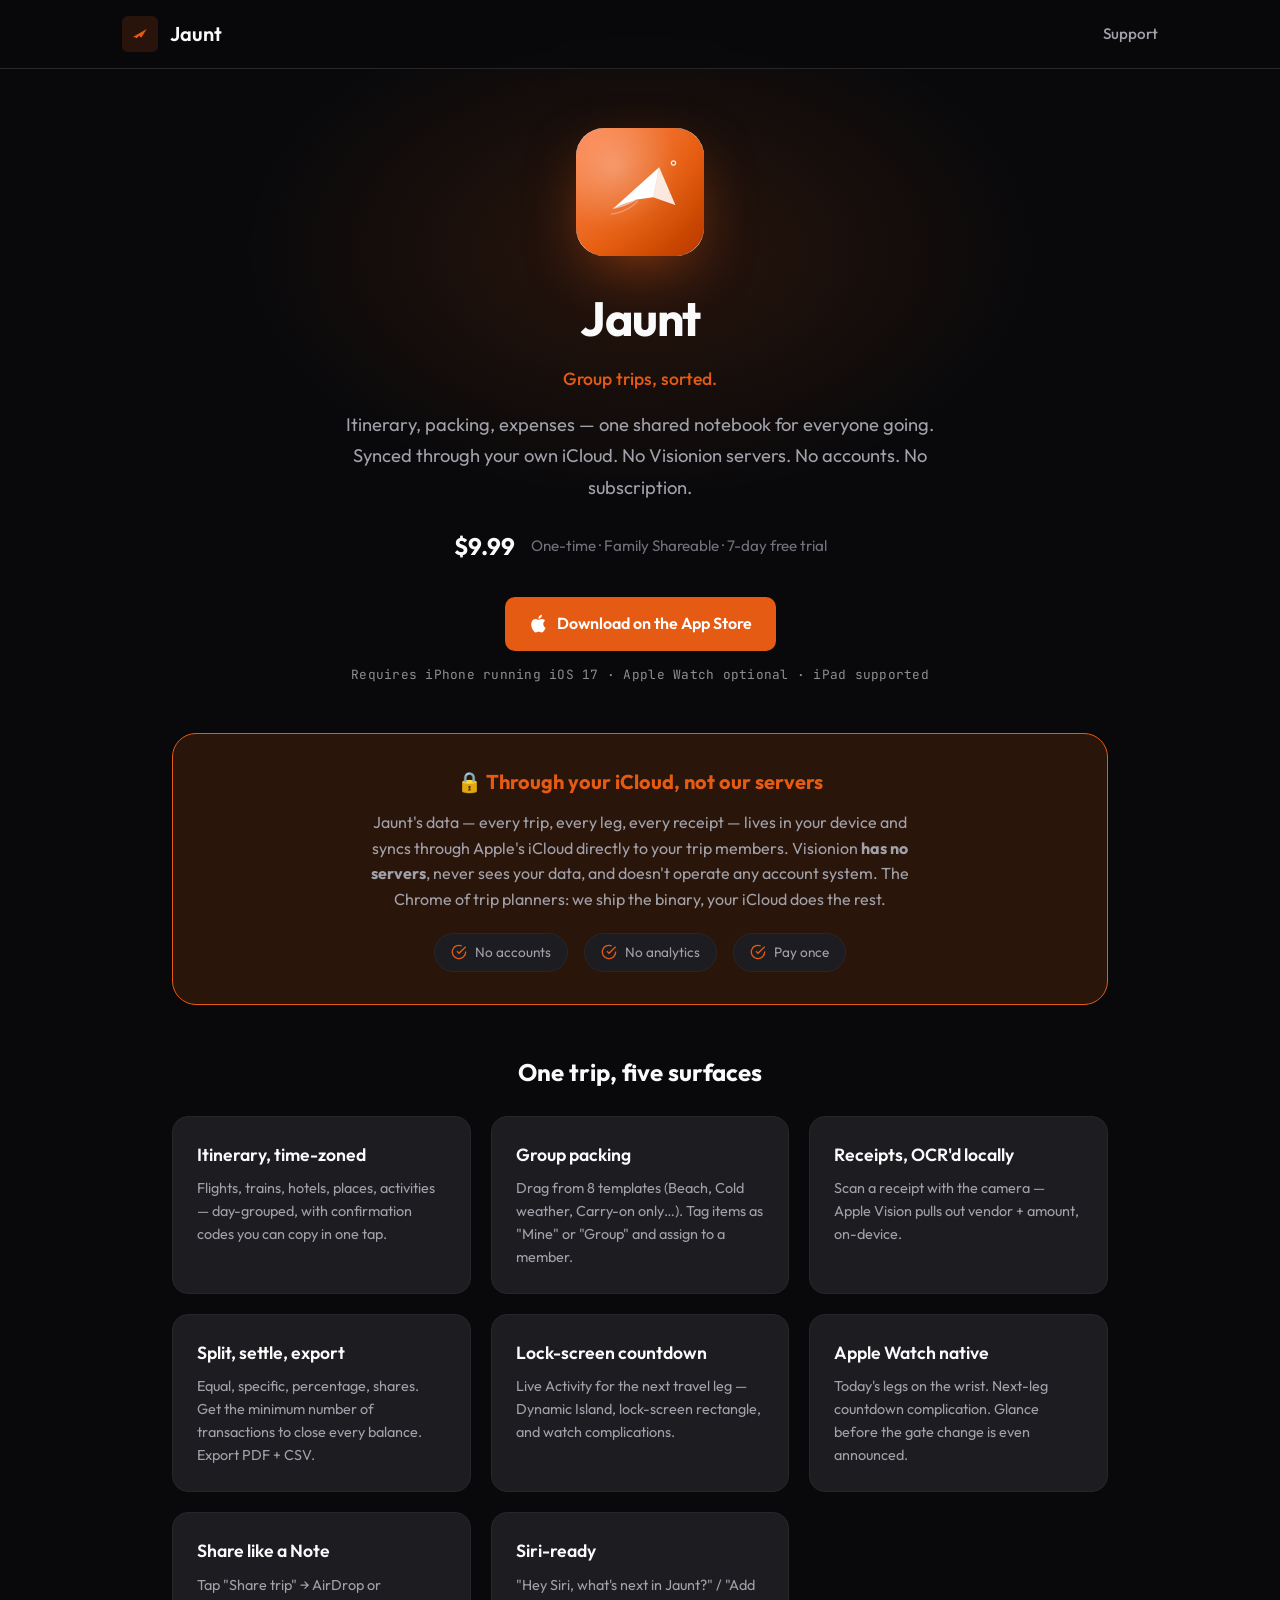
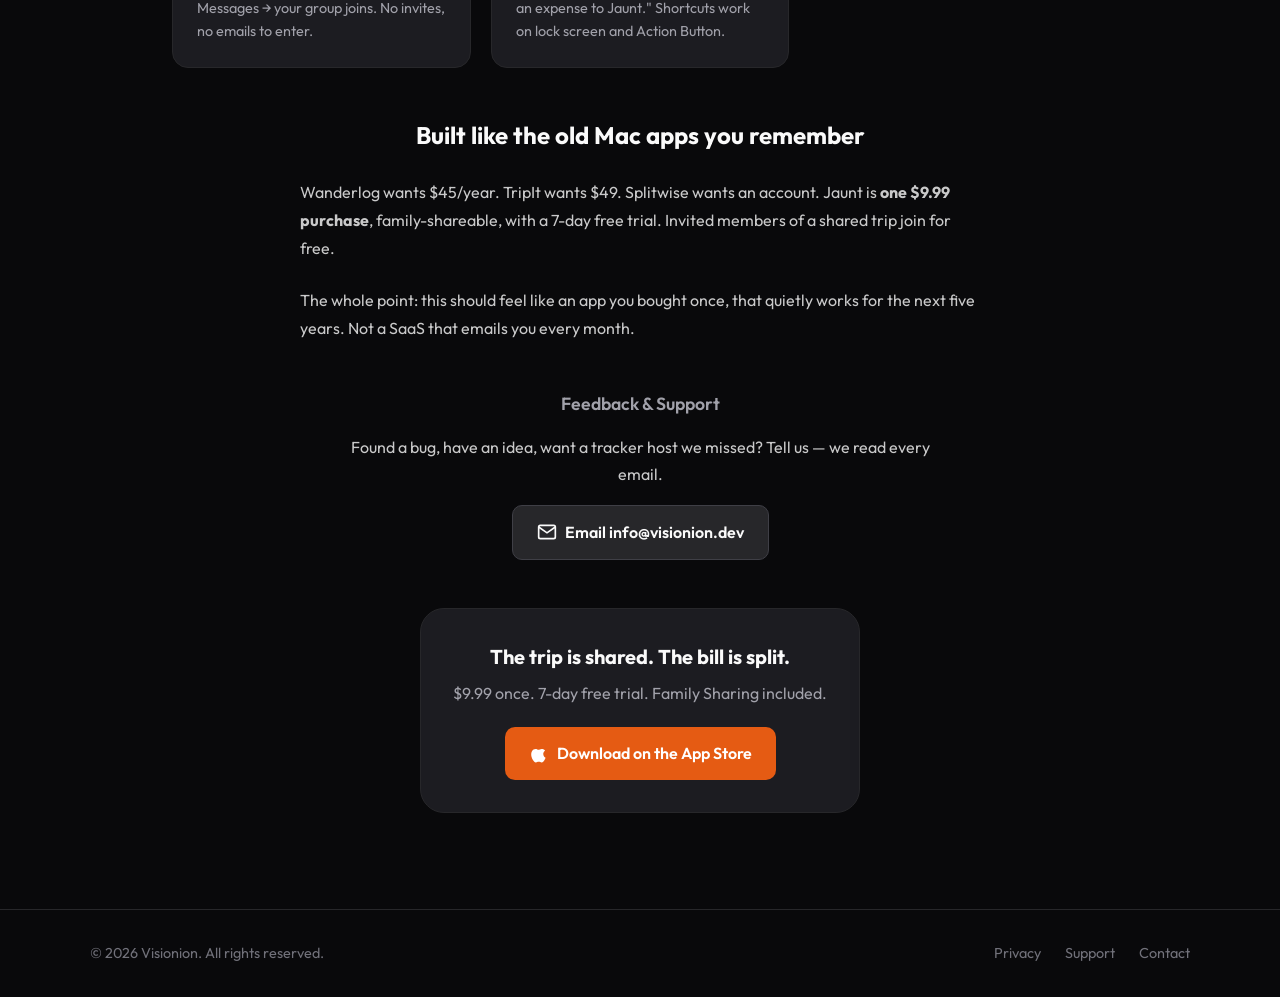
<file: index.html>
<!DOCTYPE html>
<html lang="en">
<head>
<script async src="https://www.googletagmanager.com/gtag/js?id=G-M6JFPRX2WN"></script>
<script>
  window.dataLayer = window.dataLayer || [];
  function gtag(){dataLayer.push(arguments);}
  gtag('js', new Date());
  gtag('config', 'G-M6JFPRX2WN');
</script>

  <meta charset="UTF-8" /><meta name="viewport" content="width=device-width, initial-scale=1" />
  <meta name="theme-color" content="#E55B13" />
  <title>Jaunt — Local-first group trips for iPhone &amp; Apple Watch</title>
  <meta name="description" content="Itinerary, packing, expenses — one shared notebook for everyone going. Synced through your own iCloud. No servers, no accounts, no subscription." />
  <link rel="canonical" href="https://jaunt.visionion.dev/" />
  <meta property="og:title" content="Jaunt — Local-first group trips" />
  <meta property="og:description" content="One shared notebook for itinerary, packing, expenses. Through your own iCloud. No servers, no accounts, no subscription." />
  <meta property="og:type" content="website" />
  <meta property="og:url" content="https://jaunt.visionion.dev/" />
  <meta property="og:image" content="https://jaunt.visionion.dev/og-image.png" />
  <meta name="twitter:card" content="summary_large_image" />
  <meta name="twitter:title" content="Jaunt — Local-first group trips" />
  <meta name="twitter:description" content="One shared notebook for itinerary, packing, expenses. No servers." />
  <meta name="twitter:image" content="https://jaunt.visionion.dev/og-image.png" />
  <script type="application/ld+json">
  {
    "@context": "https://schema.org", "@type": "MobileApplication",
    "name": "Jaunt", "applicationCategory": "TravelApplication",
    "operatingSystem": "iOS 17, watchOS 10",
    "description": "Local-first group trip planner. Itinerary, packing, expenses — one shared notebook through your iCloud.",
    "url": "https://jaunt.visionion.dev/",
    "offers": { "@type": "Offer", "price": "9.99", "priceCurrency": "USD" },
    "publisher": { "@type": "Organization", "name": "Visionion", "url": "https://visionion.dev" }
  }
  </script>
  <link rel="icon" type="image/png" href="/icon.png">
  <link rel="apple-touch-icon" href="/apple-touch-icon.png">
  <link rel="preconnect" href="https://fonts.googleapis.com"><link rel="preconnect" href="https://fonts.gstatic.com" crossorigin>
  <link href="https://fonts.googleapis.com/css2?family=Outfit:wght@300;400;500;600;700&family=JetBrains+Mono:wght@400;500&display=swap" rel="stylesheet">
  <link rel="stylesheet" href="styles.css" />
</head>
<body>
  <nav class="nav"><div class="nav-container">
    <a href="/" class="nav-logo"><span class="logo-icon"><svg viewBox="0 0 24 24" fill="currentColor"><path d="M3 16 L20 6 L13.5 16.5 L11 14 L8 17 L5.5 15.5 Z"/></svg></span><span class="logo-text">Jaunt</span></a>
    <div class="nav-right"><a href="/support.html" class="nav-link">Support</a></div>
  </div></nav>
  <main>
    <section class="hero"><div class="hero-glow"></div><div class="hero-content">
      <img src="/icon.png" alt="Jaunt icon" class="hero-app-icon" width="128" height="128" />
      <h1 class="hero-title">Jaunt</h1>
      <p class="hero-tagline">Group trips, sorted.</p>
      <p class="hero-subtitle">Itinerary, packing, expenses — one shared notebook for everyone going. Synced through your own iCloud. No Visionion servers. No accounts. No subscription.</p>
      <div class="hero-price"><span class="price-tag">$9.99</span><span class="price-note">One-time · Family Shareable · 7-day free trial</span></div>
      <div class="hero-cta"><a href="/download.html" class="btn btn-primary">
        <svg viewBox="0 0 24 24" fill="currentColor" width="20" height="20"><path d="M17.05 12.04c0-2.66 2.17-3.94 2.27-4.01-1.24-1.81-3.17-2.06-3.85-2.09-1.64-.17-3.2.97-4.03.97-.84 0-2.12-.94-3.49-.92-1.79.03-3.45 1.04-4.36 2.64C1.69 11.91 3.07 16.7 4.92 19.4c.9 1.3 1.96 2.77 3.34 2.72 1.34-.05 1.85-.87 3.47-.87 1.62 0 2.08.87 3.5.84 1.45-.02 2.36-1.32 3.24-2.63.98-1.51 1.39-2.97 1.41-3.05-.03-.01-2.7-1.04-2.73-4.13zM14.46 4.18c.74-.9 1.24-2.15 1.1-3.4-1.07.04-2.36.71-3.13 1.6-.68.79-1.28 2.07-1.12 3.28 1.19.09 2.41-.61 3.15-1.48z"/></svg>
        Download on the App Store</a></div>
      <p class="hero-meta">Requires iPhone running iOS 17 · Apple Watch optional · iPad supported</p>
    </div></section>
    <div class="main-content">
      <section class="privacy-banner"><h2>🔒 Through your iCloud, not our servers</h2>
        <p>Jaunt's data — every trip, every leg, every receipt — lives in your device and syncs through Apple's iCloud directly to your trip members. Visionion <strong>has no servers</strong>, never sees your data, and doesn't operate any account system. The Chrome of trip planners: we ship the binary, your iCloud does the rest.</p>
        <div class="privacy-highlights">
          <span class="privacy-badge"><svg viewBox="0 0 24 24" fill="none" stroke="currentColor" stroke-width="2"><path d="M22 11.08V12a10 10 0 11-5.93-9.14"/><polyline points="22,4 12,14.01 9,11.01"/></svg> No accounts</span>
          <span class="privacy-badge"><svg viewBox="0 0 24 24" fill="none" stroke="currentColor" stroke-width="2"><path d="M22 11.08V12a10 10 0 11-5.93-9.14"/><polyline points="22,4 12,14.01 9,11.01"/></svg> No analytics</span>
          <span class="privacy-badge"><svg viewBox="0 0 24 24" fill="none" stroke="currentColor" stroke-width="2"><path d="M22 11.08V12a10 10 0 11-5.93-9.14"/><polyline points="22,4 12,14.01 9,11.01"/></svg> Pay once</span>
        </div>
      </section>

      <section class="features-section"><h2 class="features-title">One trip, five surfaces</h2><div class="features-grid">
        <div class="feature-card"><h3>Itinerary, time-zoned</h3><p>Flights, trains, hotels, places, activities — day-grouped, with confirmation codes you can copy in one tap.</p></div>
        <div class="feature-card"><h3>Group packing</h3><p>Drag from 8 templates (Beach, Cold weather, Carry-on only…). Tag items as "Mine" or "Group" and assign to a member.</p></div>
        <div class="feature-card"><h3>Receipts, OCR'd locally</h3><p>Scan a receipt with the camera — Apple Vision pulls out vendor + amount, on-device.</p></div>
        <div class="feature-card"><h3>Split, settle, export</h3><p>Equal, specific, percentage, shares. Get the minimum number of transactions to close every balance. Export PDF + CSV.</p></div>
        <div class="feature-card"><h3>Lock-screen countdown</h3><p>Live Activity for the next travel leg — Dynamic Island, lock-screen rectangle, and watch complications.</p></div>
        <div class="feature-card"><h3>Apple Watch native</h3><p>Today's legs on the wrist. Next-leg countdown complication. Glance before the gate change is even announced.</p></div>
        <div class="feature-card"><h3>Share like a Note</h3><p>Tap "Share trip" → AirDrop or Messages → your group joins. No invites, no emails to enter.</p></div>
        <div class="feature-card"><h3>Siri-ready</h3><p>"Hey Siri, what's next in Jaunt?" / "Add an expense to Jaunt." Shortcuts work on lock screen and Action Button.</p></div>
      </div></section>

      <section class="features-section"><h2 class="features-title">Built like the old Mac apps you remember</h2>
        <p style="max-width:680px;margin:0 auto 1.5rem;opacity:.8;line-height:1.75">
          Wanderlog wants $45/year. TripIt wants $49. Splitwise wants an account. Jaunt is <strong>one $9.99 purchase</strong>, family-shareable, with a 7-day free trial. Invited members of a shared trip join for free.
        </p>
        <p style="max-width:680px;margin:0 auto;opacity:.8;line-height:1.75">
          The whole point: this should feel like an app you bought once, that quietly works for the next five years. Not a SaaS that emails you every month.
        </p>
      </section>

      <section class="requirements-section"><h2>Feedback &amp; Support</h2>
        <p style="max-width:620px;margin:0 auto 1rem;opacity:.8;line-height:1.7">Found a bug, have an idea, want a tracker host we missed? Tell us — we read every email.</p>
        <a href="mailto:info@visionion.dev?subject=Jaunt%20Feedback" class="btn btn-secondary">
          <svg viewBox="0 0 24 24" fill="none" stroke="currentColor" stroke-width="2" width="18" height="18"><path d="M22 6l-10 7L2 6"/><rect x="2" y="4" width="20" height="16" rx="2"/></svg>
          Email info@visionion.dev</a>
      </section>

      <section class="cta-section"><div class="cta-card">
        <h3>The trip is shared. The bill is split.</h3><p>$9.99 once. 7-day free trial. Family Sharing included.</p>
        <a href="/download.html" class="btn btn-primary">
          <svg viewBox="0 0 24 24" fill="currentColor" width="20" height="20"><path d="M17.05 12.04c0-2.66 2.17-3.94 2.27-4.01-1.24-1.81-3.17-2.06-3.85-2.09-1.64-.17-3.2.97-4.03.97-.84 0-2.12-.94-3.49-.92-1.79.03-3.45 1.04-4.36 2.64C1.69 11.91 3.07 16.7 4.92 19.4c.9 1.3 1.96 2.77 3.34 2.72 1.34-.05 1.85-.87 3.47-.87 1.62 0 2.08.87 3.5.84 1.45-.02 2.36-1.32 3.24-2.63.98-1.51 1.39-2.97 1.41-3.05-.03-.01-2.7-1.04-2.73-4.13z"/></svg>
          Download on the App Store</a>
      </div></section>
    </div>
  </main>
  <footer class="footer"><div class="footer-container">
    <p class="footer-copy">© <span id="year"></span> Visionion. All rights reserved.</p>
    <div class="footer-links"><a href="/privacy.html">Privacy</a><a href="/support.html">Support</a><a href="https://visionion.dev/contact-us.html">Contact</a></div>
  </div></footer>
  <script>document.getElementById('year').textContent=new Date().getFullYear();</script>
  <script defer src='https://static.cloudflareinsights.com/beacon.min.js' data-cf-beacon='{"token": "YOUR_CF_TOKEN"}'></script>
</body>
</html>
</file>
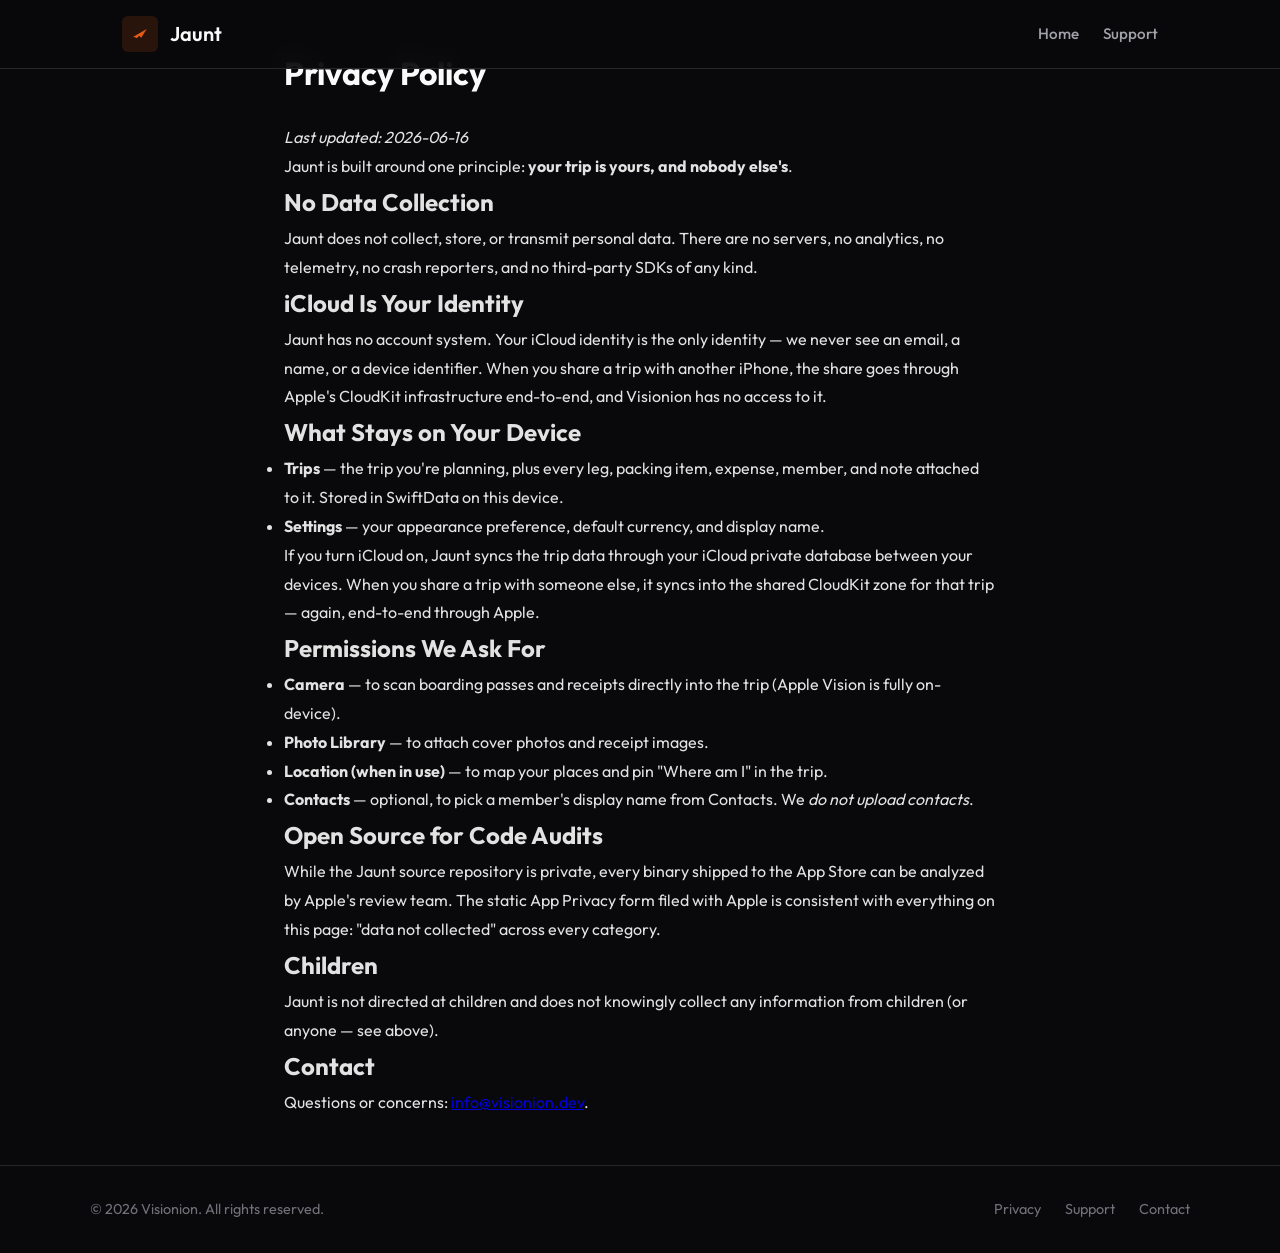
<file: privacy.html>
<!DOCTYPE html>
<html lang="en"><head>
<script async src="https://www.googletagmanager.com/gtag/js?id=G-M6JFPRX2WN"></script>
<script>
  window.dataLayer = window.dataLayer || [];
  function gtag(){dataLayer.push(arguments);}
  gtag('js', new Date());
  gtag('config', 'G-M6JFPRX2WN');
</script>
<meta charset="UTF-8" /><meta name="viewport" content="width=device-width, initial-scale=1" />
  <meta name="theme-color" content="#E55B13" />
<title>Jaunt — Privacy Policy</title>
  <meta name="description" content="Jaunt — Privacy Policy. Part of Visionion — thoughtful, privacy-first software." /><link rel="canonical" href="https://jaunt.visionion.dev/privacy.html" />
<link rel="icon" type="image/png" href="/icon.png" />
<link href="https://fonts.googleapis.com/css2?family=Outfit:wght@300;400;500;600;700&family=JetBrains+Mono:wght@400;500&display=swap" rel="stylesheet">
<link rel="stylesheet" href="styles.css" /></head>
<body>
<nav class="nav"><div class="nav-container">
<a href="/" class="nav-logo"><span class="logo-icon"><svg viewBox="0 0 24 24" fill="currentColor"><path d="M3 16 L20 6 L13.5 16.5 L11 14 L8 17 L5.5 15.5 Z"/></svg></span><span class="logo-text">Jaunt</span></a>
<div class="nav-right"><a href="/" class="nav-link">Home</a><a href="/support.html" class="nav-link">Support</a></div></div></nav>
<main><div class="main-content" style="max-width:760px;margin:0 auto;padding:3rem 1.5rem">
<h1 style="font-size:2rem;margin-bottom:1.5rem">Privacy Policy</h1>
<div style="line-height:1.8;opacity:.9">
<p><em>Last updated: 2026-06-16</em></p>
<p>Jaunt is built around one principle: <strong>your trip is yours, and nobody else's</strong>.</p>

<h2>No Data Collection</h2>
<p>Jaunt does not collect, store, or transmit personal data. There are no servers, no analytics, no telemetry, no crash reporters, and no third-party SDKs of any kind.</p>

<h2>iCloud Is Your Identity</h2>
<p>Jaunt has no account system. Your iCloud identity is the only identity — we never see an email, a name, or a device identifier. When you share a trip with another iPhone, the share goes through Apple's CloudKit infrastructure end-to-end, and Visionion has no access to it.</p>

<h2>What Stays on Your Device</h2>
<ul>
  <li><strong>Trips</strong> — the trip you're planning, plus every leg, packing item, expense, member, and note attached to it. Stored in SwiftData on this device.</li>
  <li><strong>Settings</strong> — your appearance preference, default currency, and display name.</li>
</ul>
<p>If you turn iCloud on, Jaunt syncs the trip data through your iCloud private database between your devices. When you share a trip with someone else, it syncs into the shared CloudKit zone for that trip — again, end-to-end through Apple.</p>

<h2>Permissions We Ask For</h2>
<ul>
  <li><strong>Camera</strong> — to scan boarding passes and receipts directly into the trip (Apple Vision is fully on-device).</li>
  <li><strong>Photo Library</strong> — to attach cover photos and receipt images.</li>
  <li><strong>Location (when in use)</strong> — to map your places and pin "Where am I" in the trip.</li>
  <li><strong>Contacts</strong> — optional, to pick a member's display name from Contacts. We <em>do not upload contacts</em>.</li>
</ul>

<h2>Open Source for Code Audits</h2>
<p>While the Jaunt source repository is private, every binary shipped to the App Store can be analyzed by Apple's review team. The static App Privacy form filed with Apple is consistent with everything on this page: "data not collected" across every category.</p>

<h2>Children</h2>
<p>Jaunt is not directed at children and does not knowingly collect any information from children (or anyone — see above).</p>

<h2>Contact</h2>
<p>Questions or concerns: <a href="mailto:info@visionion.dev">info@visionion.dev</a>.</p>
</div></div></main>
<footer class="footer"><div class="footer-container">
<p class="footer-copy">© <span id="year"></span> Visionion. All rights reserved.</p>
<div class="footer-links"><a href="/privacy.html">Privacy</a><a href="/support.html">Support</a><a href="https://visionion.dev/contact-us.html">Contact</a></div></div></footer>
<script>document.getElementById('year').textContent=new Date().getFullYear();</script>
<script defer src='https://static.cloudflareinsights.com/beacon.min.js' data-cf-beacon='{"token": "YOUR_CF_TOKEN"}'></script>
</body></html>
</file>
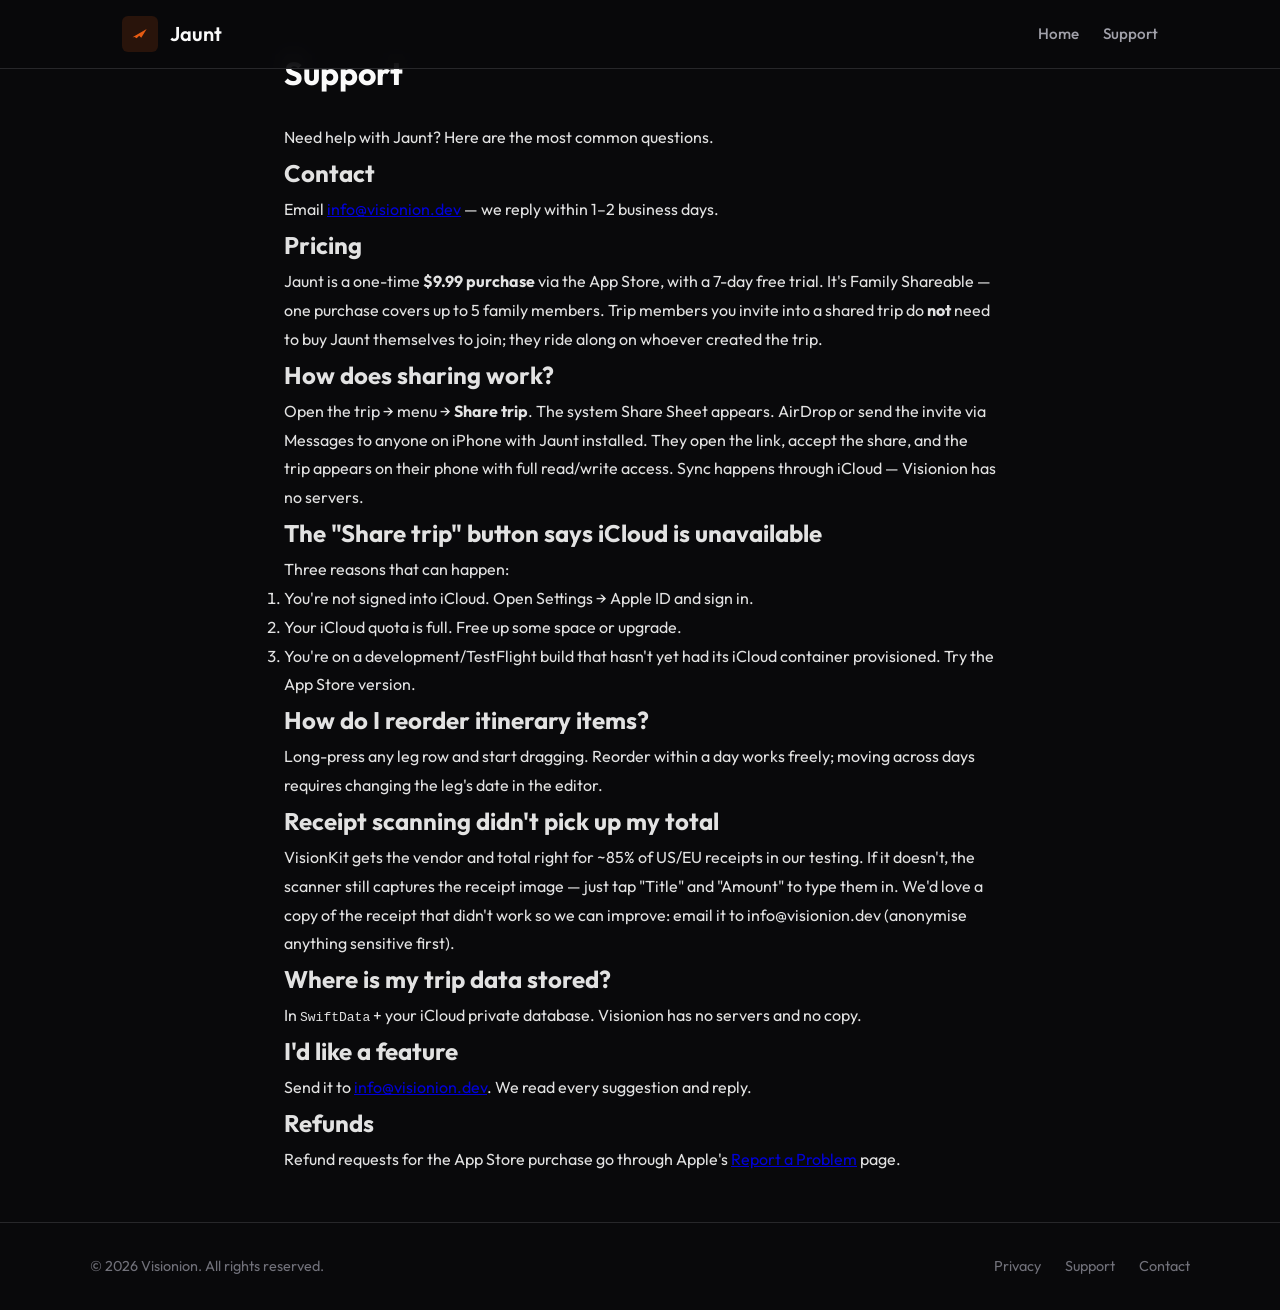
<file: support.html>
<!DOCTYPE html>
<html lang="en"><head>
<script async src="https://www.googletagmanager.com/gtag/js?id=G-M6JFPRX2WN"></script>
<script>
  window.dataLayer = window.dataLayer || [];
  function gtag(){dataLayer.push(arguments);}
  gtag('js', new Date());
  gtag('config', 'G-M6JFPRX2WN');
</script>
<meta charset="UTF-8" /><meta name="viewport" content="width=device-width, initial-scale=1" />
  <meta name="theme-color" content="#E55B13" />
<title>Jaunt — Support</title>
  <meta name="description" content="Jaunt — Support. Part of Visionion — thoughtful, privacy-first software." /><link rel="canonical" href="https://jaunt.visionion.dev/support.html" />
<link rel="icon" type="image/png" href="/icon.png" />
<link href="https://fonts.googleapis.com/css2?family=Outfit:wght@300;400;500;600;700&family=JetBrains+Mono:wght@400;500&display=swap" rel="stylesheet">
<link rel="stylesheet" href="styles.css" /></head>
<body>
<nav class="nav"><div class="nav-container">
<a href="/" class="nav-logo"><span class="logo-icon"><svg viewBox="0 0 24 24" fill="currentColor"><path d="M3 16 L20 6 L13.5 16.5 L11 14 L8 17 L5.5 15.5 Z"/></svg></span><span class="logo-text">Jaunt</span></a>
<div class="nav-right"><a href="/" class="nav-link">Home</a><a href="/support.html" class="nav-link">Support</a></div></div></nav>
<main><div class="main-content" style="max-width:760px;margin:0 auto;padding:3rem 1.5rem">
<h1 style="font-size:2rem;margin-bottom:1.5rem">Support</h1>
<div style="line-height:1.8;opacity:.9">
<p>Need help with Jaunt? Here are the most common questions.</p>

<h2>Contact</h2>
<p>Email <a href="mailto:info@visionion.dev?subject=Jaunt%20Support">info@visionion.dev</a> — we reply within 1–2 business days.</p>

<h2>Pricing</h2>
<p>Jaunt is a one-time <strong>$9.99 purchase</strong> via the App Store, with a 7-day free trial. It's Family Shareable — one purchase covers up to 5 family members. Trip members you invite into a shared trip do <strong>not</strong> need to buy Jaunt themselves to join; they ride along on whoever created the trip.</p>

<h2>How does sharing work?</h2>
<p>Open the trip → menu → <strong>Share trip</strong>. The system Share Sheet appears. AirDrop or send the invite via Messages to anyone on iPhone with Jaunt installed. They open the link, accept the share, and the trip appears on their phone with full read/write access. Sync happens through iCloud — Visionion has no servers.</p>

<h2>The "Share trip" button says iCloud is unavailable</h2>
<p>Three reasons that can happen:</p>
<ol>
  <li>You're not signed into iCloud. Open Settings → Apple ID and sign in.</li>
  <li>Your iCloud quota is full. Free up some space or upgrade.</li>
  <li>You're on a development/TestFlight build that hasn't yet had its iCloud container provisioned. Try the App Store version.</li>
</ol>

<h2>How do I reorder itinerary items?</h2>
<p>Long-press any leg row and start dragging. Reorder within a day works freely; moving across days requires changing the leg's date in the editor.</p>

<h2>Receipt scanning didn't pick up my total</h2>
<p>VisionKit gets the vendor and total right for ~85% of US/EU receipts in our testing. If it doesn't, the scanner still captures the receipt image — just tap "Title" and "Amount" to type them in. We'd love a copy of the receipt that didn't work so we can improve: email it to info@visionion.dev (anonymise anything sensitive first).</p>

<h2>Where is my trip data stored?</h2>
<p>In <code>SwiftData</code> + your iCloud private database. Visionion has no servers and no copy.</p>

<h2>I'd like a feature</h2>
<p>Send it to <a href="mailto:info@visionion.dev?subject=Jaunt%20feature%20idea">info@visionion.dev</a>. We read every suggestion and reply.</p>

<h2>Refunds</h2>
<p>Refund requests for the App Store purchase go through Apple's <a href="https://reportaproblem.apple.com">Report a Problem</a> page.</p>
</div></div></main>
<footer class="footer"><div class="footer-container">
<p class="footer-copy">© <span id="year"></span> Visionion. All rights reserved.</p>
<div class="footer-links"><a href="/privacy.html">Privacy</a><a href="/support.html">Support</a><a href="https://visionion.dev/contact-us.html">Contact</a></div></div></footer>
<script>document.getElementById('year').textContent=new Date().getFullYear();</script>
<script defer src='https://static.cloudflareinsights.com/beacon.min.js' data-cf-beacon='{"token": "YOUR_CF_TOKEN"}'></script>
</body></html>
</file>
<file: styles.css>
:root {
  --bg-primary: #09090b;
  --bg-secondary: #18181b;
  --bg-card: #1c1c21;
  --bg-elevated: #27272a;
  
  --text-primary: #fafafa;
  --text-secondary: #a1a1aa;
  --text-muted: #71717a;
  
  --border-color: #27272a;
  --border-subtle: #3f3f46;
  
  --accent: #E55B13;
  --accent-hover: #B83C00;
  --accent-dim: rgba(229, 91, 19, 0.15);
  --accent-glow: rgba(229, 91, 19, 0.3);
  
  --radius-sm: 6px;
  --radius-md: 10px;
  --radius-lg: 16px;
  --radius-xl: 24px;
  
  --font-sans: 'Outfit', -apple-system, BlinkMacSystemFont, system-ui, sans-serif;
  --font-mono: 'JetBrains Mono', monospace;
}

* {
  box-sizing: border-box;
  margin: 0;
  padding: 0;
}

html {
  scroll-behavior: smooth;
}

body {
  font-family: var(--font-sans);
  background: var(--bg-primary);
  color: var(--text-primary);
  line-height: 1.6;
  min-height: 100vh;
  -webkit-font-smoothing: antialiased;
  -moz-osx-font-smoothing: grayscale;
}

/* Navigation */
.nav {
  position: fixed;
  top: 0;
  left: 0;
  right: 0;
  z-index: 100;
  background: rgba(9, 9, 11, 0.85);
  backdrop-filter: blur(12px);
  border-bottom: 1px solid var(--border-color);
}

.nav-container {
  max-width: 1100px;
  margin: 0 auto;
  padding: 1rem 2rem;
  display: flex;
  align-items: center;
  justify-content: space-between;
}

.nav-logo {
  display: flex;
  align-items: center;
  gap: 0.75rem;
  text-decoration: none;
  color: var(--text-primary);
  font-weight: 600;
  font-size: 1.25rem;
}

.logo-icon {
  width: 36px;
  height: 36px;
  background: var(--accent-dim);
  border-radius: var(--radius-sm);
  display: flex;
  align-items: center;
  justify-content: center;
  color: var(--accent);
}

.logo-icon svg {
  width: 20px;
  height: 20px;
}

.nav-right {
  display: flex;
  align-items: center;
  gap: 1.5rem;
}

.nav-link {
  color: var(--text-secondary);
  text-decoration: none;
  font-weight: 500;
  font-size: 0.95rem;
  transition: color 0.2s ease;
}

.nav-link:hover {
  color: var(--text-primary);
}

/* Hero Section */
.hero {
  padding: 8rem 2rem 3rem;
  text-align: center;
  position: relative;
  overflow: hidden;
}

.hero-glow {
  position: absolute;
  top: 0;
  left: 50%;
  transform: translateX(-50%);
  width: 800px;
  height: 500px;
  background: radial-gradient(ellipse at center, var(--accent-dim) 0%, transparent 70%);
  pointer-events: none;
}

.hero-content {
  position: relative;
  z-index: 1;
  max-width: 640px;
  margin: 0 auto;
}

.hero-icon {
  width: 80px;
  height: 80px;
  margin: 0 auto 1.5rem;
  background: var(--accent-dim);
  border-radius: var(--radius-xl);
  display: flex;
  align-items: center;
  justify-content: center;
  color: var(--accent);
}

.hero-icon svg {
  width: 40px;
  height: 40px;
}

.hero-title {
  font-size: clamp(2rem, 5vw, 3rem);
  font-weight: 700;
  letter-spacing: -0.03em;
  margin-bottom: 0.5rem;
}

.hero-tagline {
  font-size: 1.1rem;
  color: var(--accent);
  font-weight: 500;
  margin-bottom: 1rem;
}

.hero-subtitle {
  font-size: 1.15rem;
  color: var(--text-secondary);
  line-height: 1.7;
}

.hero-price {
  margin-top: 1.5rem;
  display: flex;
  align-items: center;
  justify-content: center;
  gap: 1rem;
  flex-wrap: wrap;
}

.price-tag {
  font-size: 1.5rem;
  font-weight: 700;
  color: var(--text-primary);
}

.price-note {
  font-size: 0.95rem;
  color: var(--text-muted);
}

.hero-cta {
  margin-top: 2rem;
  display: flex;
  flex-wrap: wrap;
  justify-content: center;
  gap: 1rem;
}

/* Main Content */
.main-content {
  max-width: 1000px;
  margin: 0 auto;
  padding: 0 2rem 4rem;
}

/* Privacy Banner */
.privacy-banner {
  background: var(--accent-dim);
  border: 1px solid var(--accent);
  border-radius: var(--radius-xl);
  padding: 2rem;
  text-align: center;
  margin-bottom: 3rem;
}

.privacy-banner h2 {
  font-size: 1.25rem;
  font-weight: 700;
  margin-bottom: 0.75rem;
  color: var(--accent);
}

.privacy-banner p {
  color: var(--text-secondary);
  max-width: 540px;
  margin: 0 auto;
}

.privacy-highlights {
  display: flex;
  flex-wrap: wrap;
  justify-content: center;
  gap: 1rem;
  margin-top: 1.25rem;
}

.privacy-badge {
  display: inline-flex;
  align-items: center;
  gap: 0.5rem;
  background: var(--bg-card);
  border: 1px solid var(--border-color);
  padding: 0.5rem 1rem;
  border-radius: 100px;
  font-size: 0.85rem;
  color: var(--text-secondary);
}

.privacy-badge svg {
  width: 16px;
  height: 16px;
  color: var(--accent);
}

/* Features Section */
.features-section {
  margin-bottom: 3rem;
}

.features-title {
  font-size: 1.5rem;
  font-weight: 700;
  margin-bottom: 1.5rem;
  text-align: center;
}

.features-grid {
  display: grid;
  grid-template-columns: repeat(auto-fit, minmax(220px, 1fr));
  gap: 1.25rem;
}

.feature-card {
  background: var(--bg-card);
  border: 1px solid var(--border-color);
  border-radius: var(--radius-lg);
  padding: 1.5rem;
  transition: all 0.2s ease;
}

.feature-card:hover {
  border-color: var(--border-subtle);
  transform: translateY(-2px);
}

.feature-icon {
  width: 48px;
  height: 48px;
  background: var(--accent-dim);
  border-radius: var(--radius-md);
  display: flex;
  align-items: center;
  justify-content: center;
  color: var(--accent);
  margin-bottom: 1rem;
}

.feature-icon svg {
  width: 24px;
  height: 24px;
}

.feature-card h3 {
  font-size: 1.1rem;
  font-weight: 600;
  margin-bottom: 0.5rem;
}

.feature-card p {
  font-size: 0.9rem;
  color: var(--text-secondary);
  line-height: 1.6;
}

/* How It Works Section */
.how-section {
  margin-bottom: 3rem;
}

.how-card {
  background: var(--bg-card);
  border: 1px solid var(--border-color);
  border-radius: var(--radius-xl);
  padding: 2rem;
}

.how-card h2 {
  font-size: 1.35rem;
  font-weight: 700;
  margin-bottom: 1.5rem;
  text-align: center;
}

.how-steps {
  display: grid;
  grid-template-columns: repeat(auto-fit, minmax(200px, 1fr));
  gap: 1.5rem;
}

.how-step {
  text-align: center;
}

.step-number {
  width: 40px;
  height: 40px;
  margin: 0 auto 1rem;
  background: var(--accent);
  color: #fff;
  border-radius: 50%;
  display: flex;
  align-items: center;
  justify-content: center;
  font-weight: 700;
  font-size: 1.1rem;
}

.how-step h3 {
  font-size: 1rem;
  font-weight: 600;
  margin-bottom: 0.5rem;
}

.how-step p {
  font-size: 0.9rem;
  color: var(--text-secondary);
}

/* Models Section */
.models-section {
  margin-bottom: 3rem;
}

.models-card {
  background: var(--bg-card);
  border: 1px solid var(--border-color);
  border-radius: var(--radius-xl);
  padding: 2rem;
}

.models-card h2 {
  font-size: 1.35rem;
  font-weight: 700;
  margin-bottom: 0.5rem;
  text-align: center;
}

.models-card > p {
  color: var(--text-secondary);
  text-align: center;
  margin-bottom: 1.5rem;
}

.models-grid {
  display: grid;
  grid-template-columns: repeat(auto-fit, minmax(180px, 1fr));
  gap: 1rem;
}

.model-item {
  background: var(--bg-elevated);
  border: 1px solid var(--border-subtle);
  border-radius: var(--radius-md);
  padding: 1rem;
  text-align: center;
}

.model-item h4 {
  font-size: 0.95rem;
  font-weight: 600;
  margin-bottom: 0.25rem;
}

.model-item .model-size {
  font-size: 0.8rem;
  color: var(--text-muted);
  margin-bottom: 0.5rem;
}

.model-item .model-desc {
  font-size: 0.85rem;
  color: var(--text-secondary);
}

/* CTA */
.cta-section {
  display: flex;
  justify-content: center;
  margin-bottom: 2rem;
}

.cta-card {
  background: var(--bg-card);
  border: 1px solid var(--border-color);
  border-radius: var(--radius-xl);
  padding: 2rem;
  text-align: center;
  max-width: 620px;
}

.cta-card h3 {
  font-size: 1.25rem;
  font-weight: 700;
  margin-bottom: 0.5rem;
}

.cta-card p {
  color: var(--text-secondary);
  margin-bottom: 1.25rem;
}

/* Requirements */
.requirements-section {
  margin-bottom: 3rem;
  text-align: center;
}

.requirements-section h2 {
  font-size: 1.1rem;
  font-weight: 600;
  margin-bottom: 1rem;
  color: var(--text-secondary);
}

.requirements-list {
  display: flex;
  flex-wrap: wrap;
  justify-content: center;
  gap: 0.75rem;
}

.requirement-tag {
  background: var(--bg-card);
  border: 1px solid var(--border-color);
  padding: 0.5rem 1rem;
  border-radius: 100px;
  font-size: 0.9rem;
  color: var(--text-secondary);
}

/* Buttons */
.btn {
  display: inline-flex;
  align-items: center;
  gap: 0.5rem;
  padding: 0.875rem 1.5rem;
  border-radius: var(--radius-md);
  font-size: 1rem;
  font-weight: 600;
  font-family: var(--font-sans);
  text-decoration: none;
  cursor: pointer;
  transition: all 0.2s ease;
  border: none;
}

.btn-primary {
  background: var(--accent);
  color: #fff;
}

.btn-primary:hover {
  background: var(--accent-hover);
}

.btn-secondary {
  background: var(--bg-elevated);
  color: var(--text-primary);
  border: 1px solid var(--border-subtle);
}

.btn-secondary:hover {
  background: var(--border-subtle);
}

.btn svg {
  width: 20px;
  height: 20px;
}

/* Footer */
.footer {
  border-top: 1px solid var(--border-color);
  padding: 2rem;
}

.footer-container {
  max-width: 1100px;
  margin: 0 auto;
  display: flex;
  align-items: center;
  justify-content: space-between;
  flex-wrap: wrap;
  gap: 1rem;
}

.footer-copy {
  color: var(--text-muted);
  font-size: 0.9rem;
}

.footer-links {
  display: flex;
  gap: 1.5rem;
}

.footer-links a {
  color: var(--text-muted);
  text-decoration: none;
  font-size: 0.9rem;
  transition: color 0.2s ease;
}

.footer-links a:hover {
  color: var(--text-primary);
}

/* Page Content (for Privacy, Support pages) */
.page-container {
  max-width: 720px;
  margin: 0 auto;
  padding: 8rem 2rem 4rem;
}

.page-header {
  margin-bottom: 3rem;
  padding-bottom: 2rem;
  border-bottom: 1px solid var(--border-color);
}

.page-title {
  font-size: clamp(2rem, 5vw, 2.75rem);
  font-weight: 700;
  letter-spacing: -0.02em;
  margin-bottom: 0.5rem;
}

.page-subtitle {
  color: var(--text-muted);
  font-size: 0.95rem;
}

.page-content h2 {
  font-size: 1.35rem;
  font-weight: 600;
  margin-top: 2.5rem;
  margin-bottom: 1rem;
  color: var(--text-primary);
}

.page-content p {
  color: var(--text-secondary);
  line-height: 1.8;
  margin-bottom: 1rem;
}

.page-content ul {
  list-style: none;
  margin: 1rem 0 1.5rem;
  padding-left: 0;
}

.page-content ul li {
  position: relative;
  padding-left: 1.5rem;
  margin-bottom: 0.75rem;
  color: var(--text-secondary);
  line-height: 1.7;
}

.page-content ul li::before {
  content: '';
  position: absolute;
  left: 0;
  top: 0.6rem;
  width: 6px;
  height: 6px;
  background: var(--accent);
  border-radius: 50%;
}

.page-content a {
  color: var(--accent);
  text-decoration: none;
  transition: opacity 0.2s ease;
}

.page-content a:hover {
  opacity: 0.8;
  text-decoration: underline;
}

.page-content strong {
  color: var(--text-primary);
  font-weight: 600;
}

.back-link {
  display: inline-flex;
  align-items: center;
  gap: 0.5rem;
  color: var(--text-muted);
  text-decoration: none;
  font-size: 0.9rem;
  margin-bottom: 2rem;
  transition: color 0.2s ease;
}

.back-link:hover {
  color: var(--text-primary);
}

.back-link svg {
  width: 16px;
  height: 16px;
}

/* Hotkey Display */
.hotkey-display {
  display: inline-flex;
  align-items: center;
  gap: 0.25rem;
  background: var(--bg-elevated);
  padding: 0.5rem 0.75rem;
  border-radius: var(--radius-sm);
  font-family: var(--font-mono);
  font-size: 0.9rem;
  border: 1px solid var(--border-subtle);
}

.hotkey-display kbd {
  background: var(--bg-card);
  padding: 0.15rem 0.4rem;
  border-radius: 4px;
  border: 1px solid var(--border-color);
  font-family: var(--font-mono);
}

/* Responsive */
@media (max-width: 768px) {
  .nav-container {
    padding: 1rem 1.5rem;
  }
  
  .hero {
    padding: 7rem 1.5rem 2rem;
  }
  
  .main-content {
    padding: 0 1.5rem 3rem;
  }
  
  .hero-cta {
    flex-direction: column;
    align-items: center;
  }
  
  .btn {
    width: 100%;
    justify-content: center;
    max-width: 280px;
  }
  
  .privacy-highlights {
    flex-direction: column;
    align-items: center;
  }
  
  .cta-card {
    padding: 1.5rem;
  }
  
  .footer-container {
    flex-direction: column;
    text-align: center;
  }
  
  .footer-links {
    flex-wrap: wrap;
    justify-content: center;
  }
}

@media (max-width: 480px) {
  .hero-title {
    font-size: 1.75rem;
  }
  
  .features-grid {
    grid-template-columns: 1fr;
  }
  
  .how-steps {
    grid-template-columns: 1fr;
  }
  
  .models-grid {
    grid-template-columns: 1fr;
  }
}


/* Free-download meta line */
.hero-meta {
  margin-top: 14px;
  font-family: 'JetBrains Mono', monospace;
  font-size: 0.8rem;
  letter-spacing: 0.02em;
  opacity: 0.55;
}

/* Branded app icon in hero */
.hero-app-icon {
  width: 128px;
  height: 128px;
  border-radius: 28px;
  margin: 0 auto 1.5rem;
  display: block;
  box-shadow: 0 20px 60px -15px rgba(229, 91, 19, 0.55);
}
</file>
